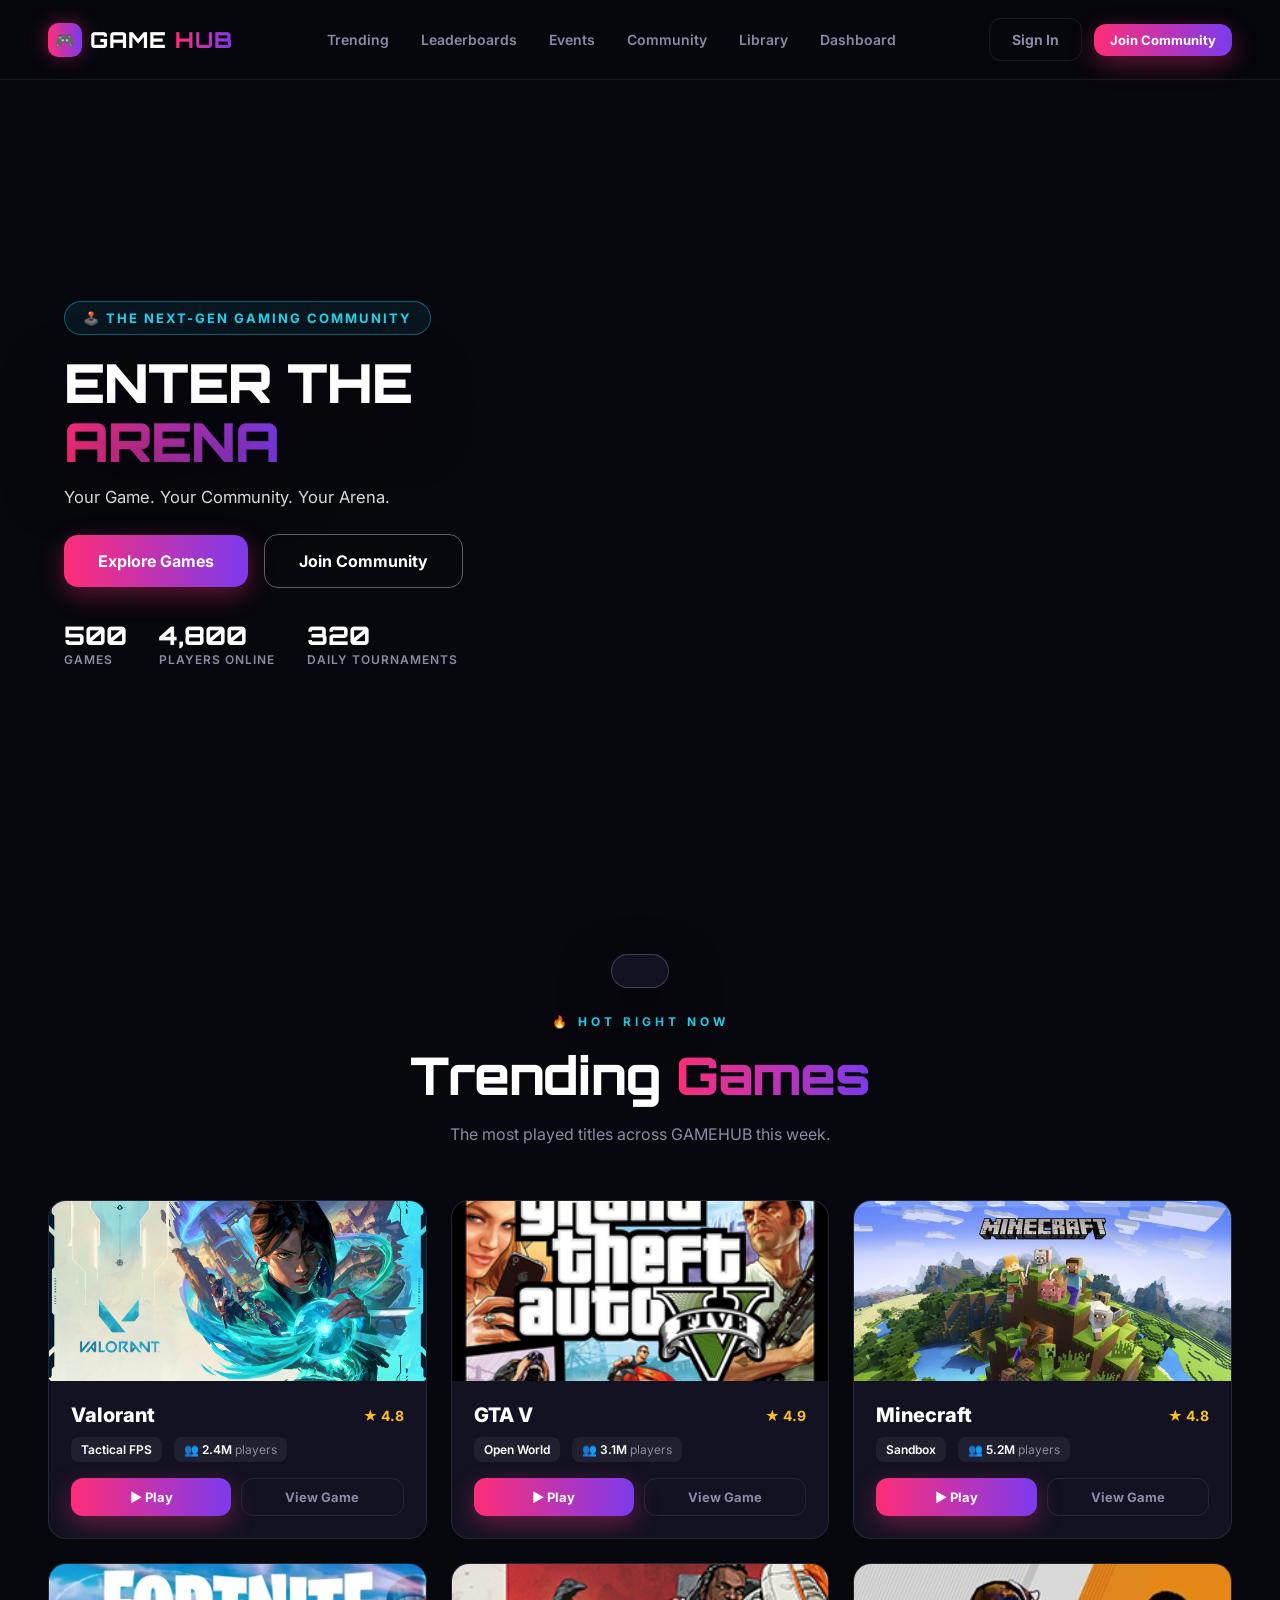
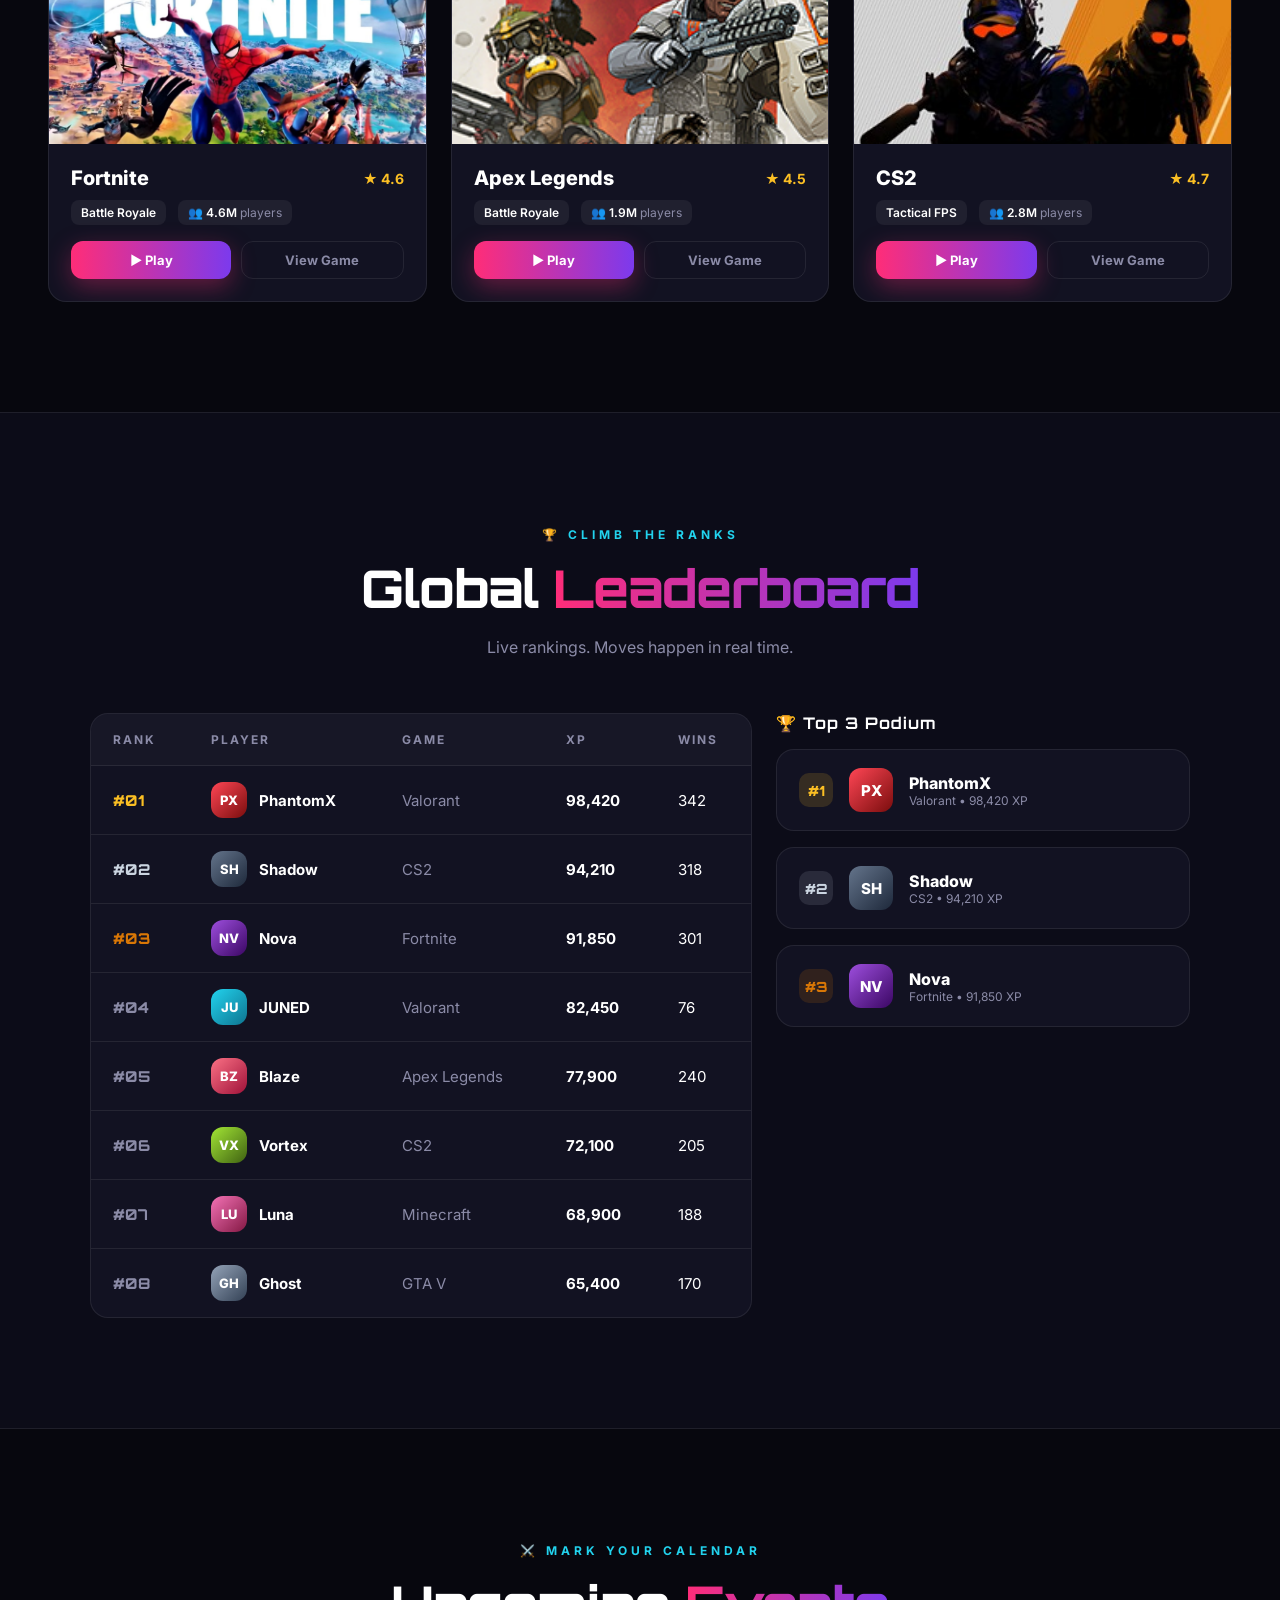
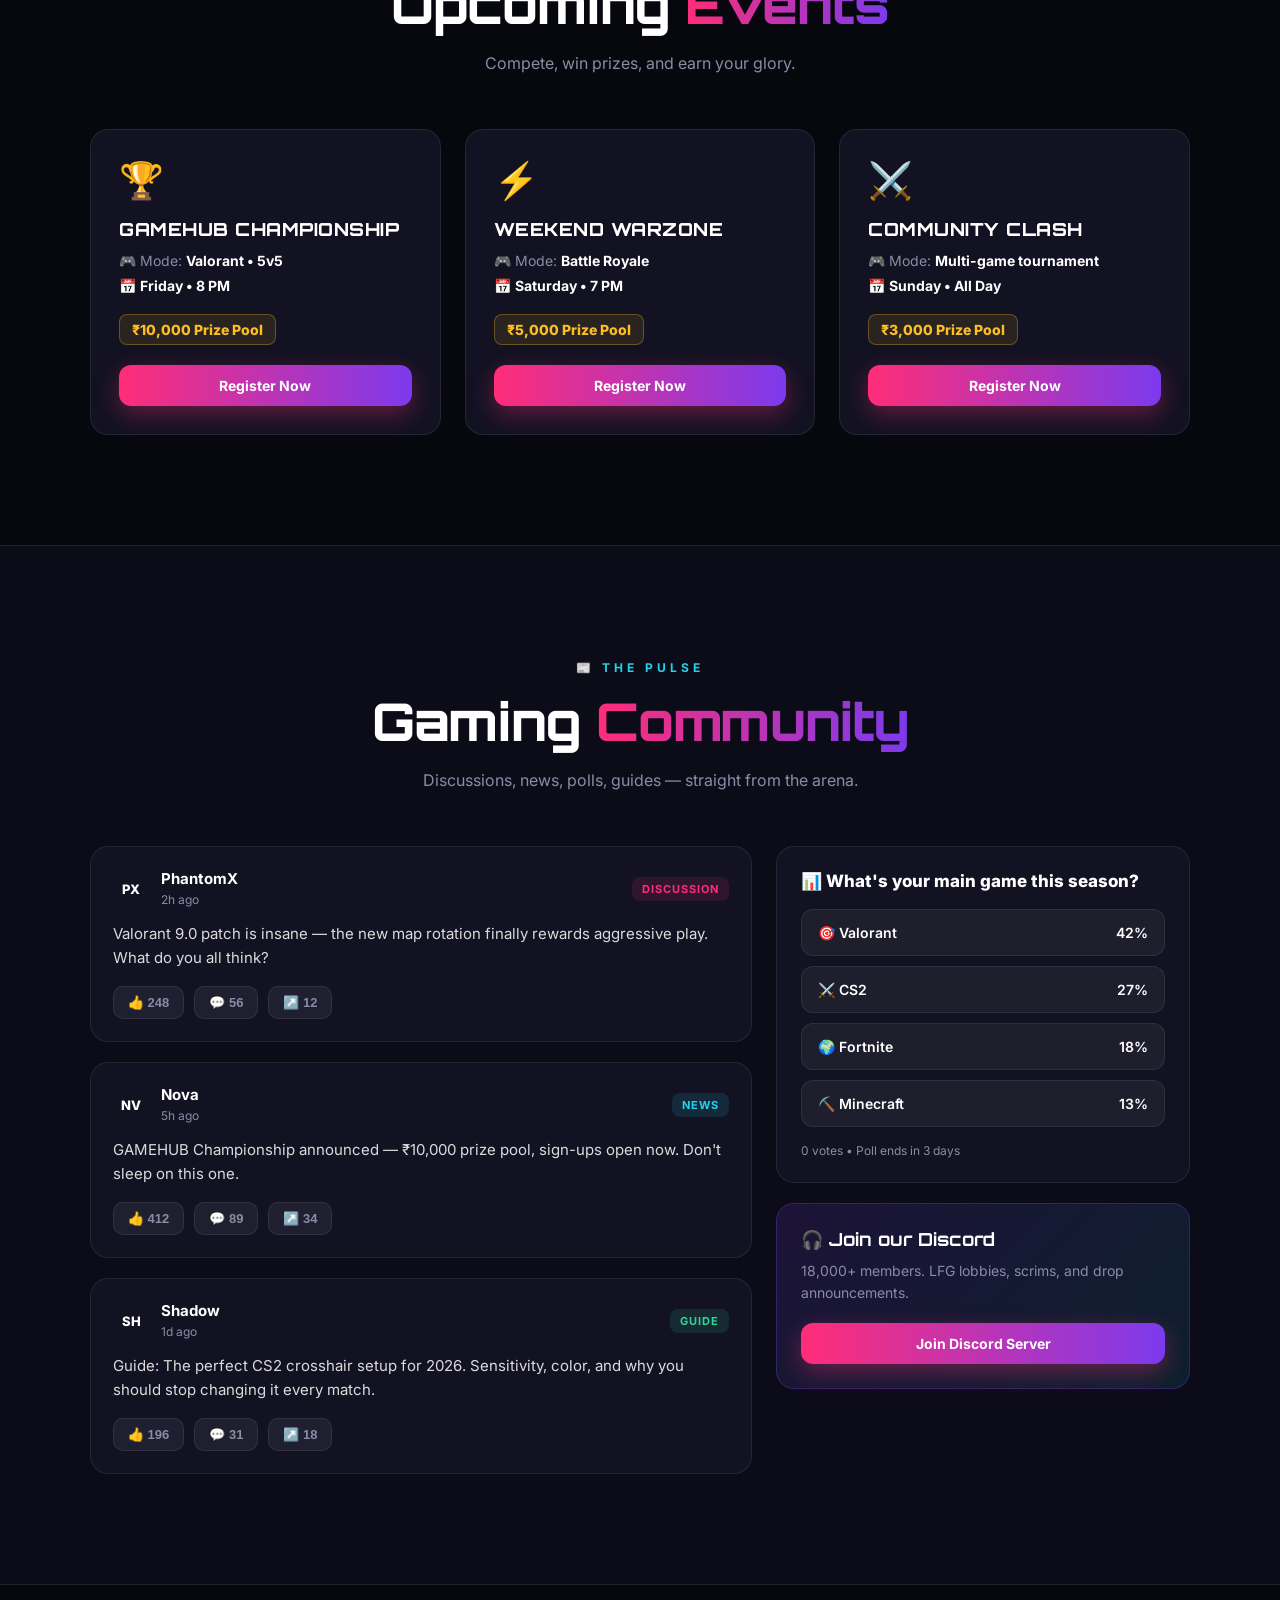
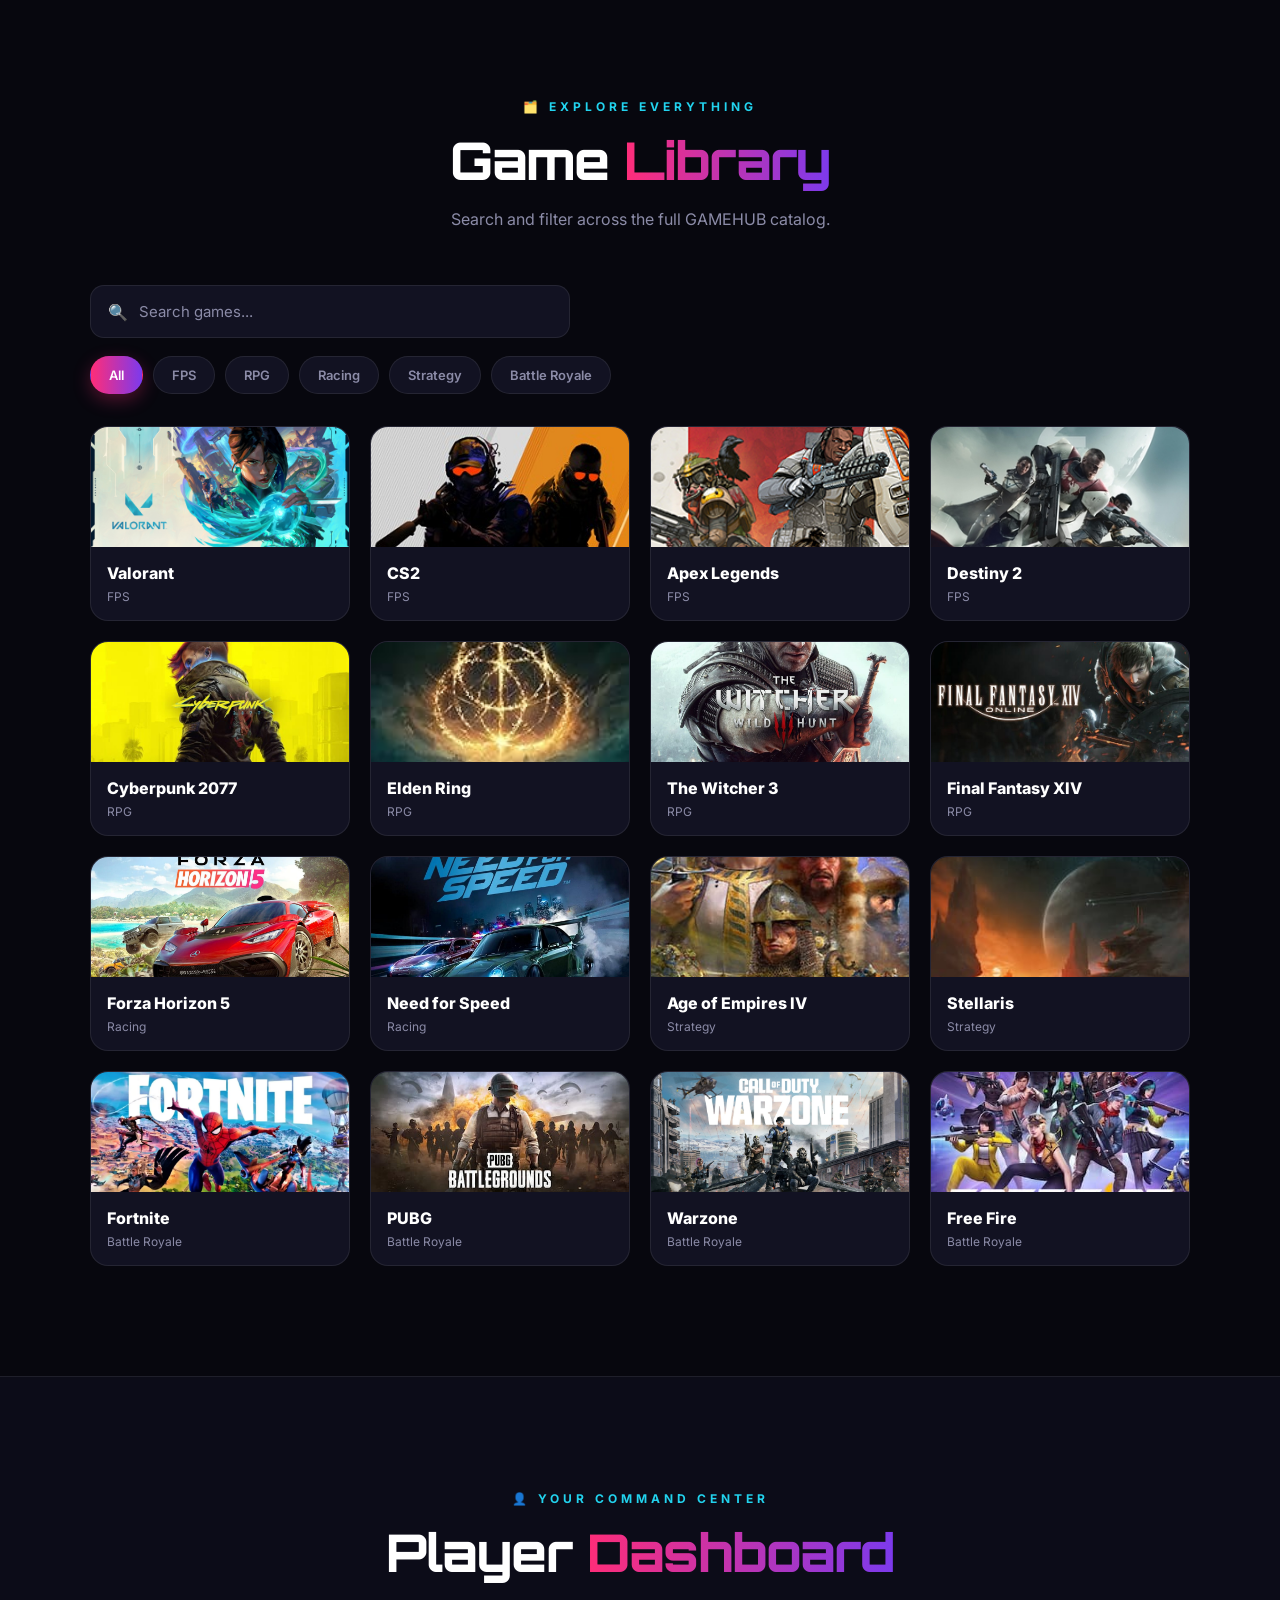
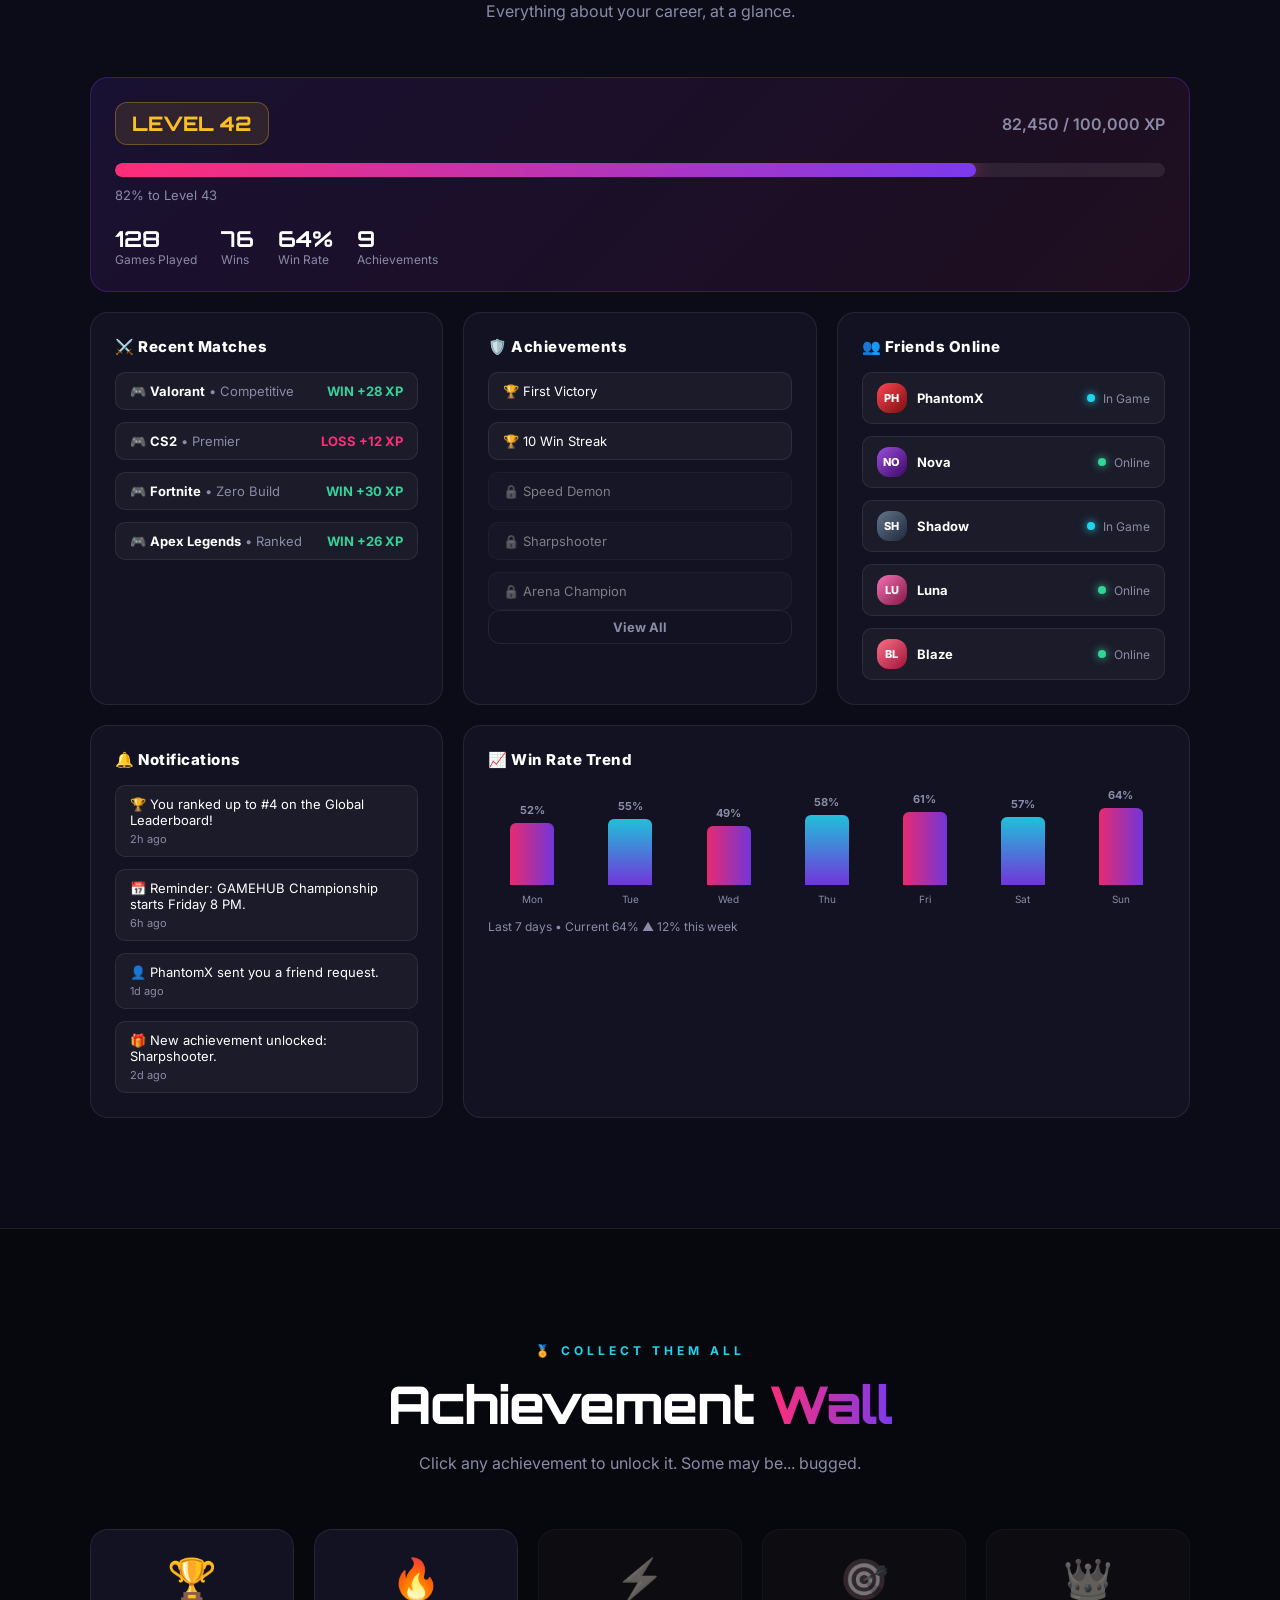
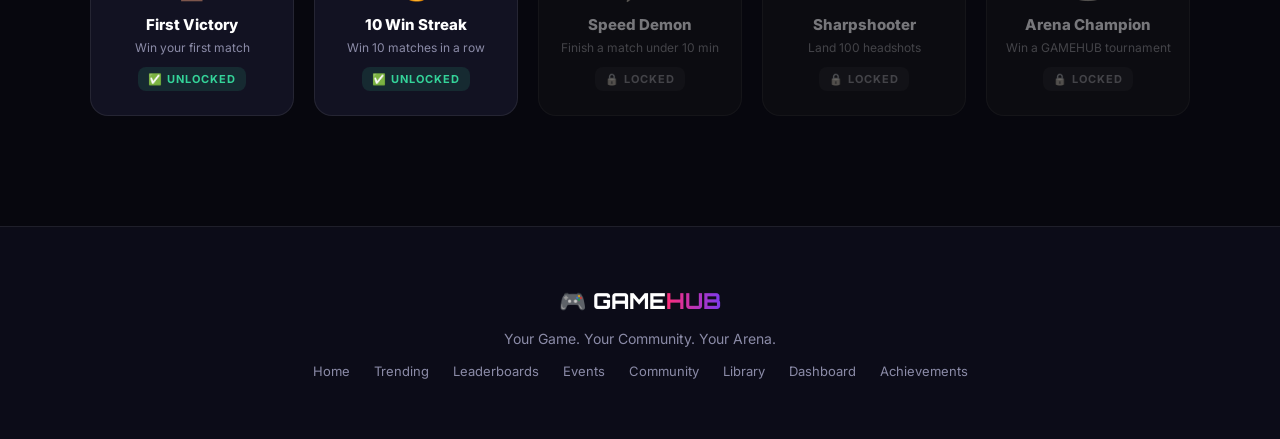
<file: index.html>
<!DOCTYPE html>
<html lang="en">
<head>
  <meta charset="UTF-8">
  <meta name="viewport" content="width=device-width, initial-scale=1.0">
  <title>GAMEHUB — Your Game. Your Community. Your Arena.</title>
  <link rel="preconnect" href="https://fonts.googleapis.com">
  <link rel="preconnect" href="https://fonts.gstatic.com" crossorigin>
  <link href="https://fonts.googleapis.com/css2?family=Orbitron:wght@500;700;800;900&family=Inter:wght@400;500;600;700;800&display=swap" rel="stylesheet">
  <link rel="stylesheet" href="styles.css?v=7">
</head>
<body>

  <!-- NAV -->
  <header class="navbar" id="navbar">
    <a href="#home" class="logo"><span class="logo-pad">🎮</span> GAME<span class="grad">HUB</span></a>
    <nav class="nav-links">
      <a href="#trending">Trending</a>
      <a href="#leaderboard">Leaderboards</a>
      <a href="#events">Events</a>
      <a href="#community">Community</a>
      <a href="#library">Library</a>
      <a href="#dashboard">Dashboard</a>
    </nav>
    <div class="nav-actions">
      <button class="btn btn-ghost" id="signInBtn">Sign In</button>
      <button class="btn btn-primary btn-sm" id="joinBtn">Join Community</button>
    </div>
  </header>

  <!-- 1. HERO -->
  <section class="hero" id="home">
    <video autoplay muted playsinline preload="auto" src="public/Bunny.mp4?v=4"></video>
    <div class="hero-overlay"></div>
    <div class="hero-content">
      <span class="hero-tag">🕹️ THE NEXT-GEN GAMING COMMUNITY</span>
      <h1 class="hero-title">ENTER THE<br><span class="grad">ARENA</span></h1>
      <p class="hero-sub">Your Game. Your Community. Your Arena.</p>
      <div class="hero-cta">
        <a href="#trending" class="btn btn-primary btn-lg">Explore Games</a>
        <a href="#community" class="btn btn-outline btn-lg">Join Community</a>
      </div>
      <div class="hero-stats">
        <div class="stat"><span class="stat-num" data-count="500">0</span><span class="stat-label">Games</span></div>
        <div class="stat"><span class="stat-num" data-count="4800">0</span><span class="stat-label">Players Online</span></div>
        <div class="stat"><span class="stat-num" data-count="320">0</span><span class="stat-label">Daily Tournaments</span></div>
      </div>
    </div>
  </section>

  <!-- 2. TRENDING GAMES -->
  <section class="section" id="trending">
    <div class="section-head">
      <span class="section-eyebrow">🔥 HOT RIGHT NOW</span>
      <h2 class="section-title">Trending <span class="grad">Games</span></h2>
      <p class="section-sub">The most played titles across GAMEHUB this week.</p>
    </div>
    <div class="games-grid" id="trendingGrid"></div>
  </section>

  <!-- 3. LEADERBOARDS -->
  <section class="section section-alt" id="leaderboard">
    <div class="section-head">
      <span class="section-eyebrow">🏆 CLIMB THE RANKS</span>
      <h2 class="section-title">Global <span class="grad">Leaderboard</span></h2>
      <p class="section-sub">Live rankings. Moves happen in real time.</p>
    </div>
    <div class="leaderboard-wrap">
      <div class="leaderboard-card">
        <table class="leaderboard-table">
          <thead>
            <tr>
              <th>Rank</th>
              <th>Player</th>
              <th>Game</th>
              <th>XP</th>
              <th>Wins</th>
            </tr>
          </thead>
          <tbody id="leaderboardBody"></tbody>
        </table>
      </div>
      <div class="podium" id="podium">
        <h3 class="podium-title">🏆 Top 3 Podium</h3>
      </div>
    </div>
  </section>

  <!-- 5. UPCOMING EVENTS -->
  <section class="section" id="events">
    <div class="section-head">
      <span class="section-eyebrow">⚔️ MARK YOUR CALENDAR</span>
      <h2 class="section-title">Upcoming <span class="grad">Events</span></h2>
      <p class="section-sub">Compete, win prizes, and earn your glory.</p>
    </div>
    <div class="events-grid" id="eventsGrid"></div>
  </section>

  <!-- 6. COMMUNITY -->
  <section class="section section-alt" id="community">
    <div class="section-head">
      <span class="section-eyebrow">📰 THE PULSE</span>
      <h2 class="section-title">Gaming <span class="grad">Community</span></h2>
      <p class="section-sub">Discussions, news, polls, guides — straight from the arena.</p>
    </div>
    <div class="community-grid">
      <div class="community-feeds">
        <article class="post-card">
          <div class="post-head">
            <span class="avatar">PX</span>
            <div><strong>PhantomX</strong><span class="post-time">2h ago</span></div>
            <span class="tag tag-hot">Discussion</span>
          </div>
          <p class="post-text">Valorant 9.0 patch is insane — the new map rotation finally rewards aggressive play. What do you all think?</p>
          <div class="post-actions">
            <button class="vote-btn" data-vote="likes">👍 248</button>
            <button class="vote-btn" data-vote="comments">💬 56</button>
            <button class="vote-btn" data-vote="shares">↗️ 12</button>
          </div>
        </article>

        <article class="post-card">
          <div class="post-head">
            <span class="avatar">NV</span>
            <div><strong>Nova</strong><span class="post-time">5h ago</span></div>
            <span class="tag tag-news">News</span>
          </div>
          <p class="post-text">GAMEHUB Championship announced — ₹10,000 prize pool, sign-ups open now. Don't sleep on this one.</p>
          <div class="post-actions">
            <button class="vote-btn" data-vote="likes">👍 412</button>
            <button class="vote-btn" data-vote="comments">💬 89</button>
            <button class="vote-btn" data-vote="shares">↗️ 34</button>
          </div>
        </article>

        <article class="post-card">
          <div class="post-head">
            <span class="avatar">SH</span>
            <div><strong>Shadow</strong><span class="post-time">1d ago</span></div>
            <span class="tag tag-guide">Guide</span>
          </div>
          <p class="post-text">Guide: The perfect CS2 crosshair setup for 2026. Sensitivity, color, and why you should stop changing it every match.</p>
          <div class="post-actions">
            <button class="vote-btn" data-vote="likes">👍 196</button>
            <button class="vote-btn" data-vote="comments">💬 31</button>
            <button class="vote-btn" data-vote="shares">↗️ 18</button>
          </div>
        </article>
      </div>

      <aside class="community-side">
        <div class="poll-card">
          <h3 class="poll-title">📊 What's your main game this season?</h3>
          <div class="poll-options" id="pollOptions"></div>
          <p class="poll-meta" id="pollMeta">0 votes • Poll ends in 3 days</p>
        </div>

        <div class="discord-card">
          <h3>🎧 Join our Discord</h3>
          <p>18,000+ members. LFG lobbies, scrims, and drop announcements.</p>
          <button class="btn btn-primary btn-full" id="discordBtn">Join Discord Server</button>
        </div>
      </aside>
    </div>
  </section>

  <!-- 7. GAME LIBRARY -->
  <section class="section" id="library">
    <div class="section-head">
      <span class="section-eyebrow">🗂️ EXPLORE EVERYTHING</span>
      <h2 class="section-title">Game <span class="grad">Library</span></h2>
      <p class="section-sub">Search and filter across the full GAMEHUB catalog.</p>
    </div>
    <div class="library-toolbar">
      <div class="search-box">
        <input type="search" id="searchInput" placeholder="Search games..." autocomplete="off">
        <span class="search-icon">🔍</span>
      </div>
      <div class="filter-chips" id="filterChips">
        <button class="chip active" data-genre="All">All</button>
        <button class="chip" data-genre="FPS">FPS</button>
        <button class="chip" data-genre="RPG">RPG</button>
        <button class="chip" data-genre="Racing">Racing</button>
        <button class="chip" data-genre="Strategy">Strategy</button>
        <button class="chip" data-genre="Battle Royale">Battle Royale</button>
      </div>
    </div>
    <div class="library-grid" id="libraryGrid"></div>
    <p class="library-empty" id="libraryEmpty" hidden>No games match your search. 🎯</p>
  </section>

  <!-- 8. PLAYER DASHBOARD -->
  <section class="section section-alt" id="dashboard">
    <div class="section-head">
      <span class="section-eyebrow">👤 YOUR COMMAND CENTER</span>
      <h2 class="section-title">Player <span class="grad">Dashboard</span></h2>
      <p class="section-sub">Everything about your career, at a glance.</p>
    </div>
    <div class="dashboard-grid">
      <div class="dash-card dash-level">
        <div class="dash-level-top">
          <span class="dash-level-badge">LEVEL 42</span>
          <span class="dash-level-xp">82,450 / 100,000 XP</span>
        </div>
        <div class="progress"><div class="progress-bar" style="width: 82%"></div></div>
        <p class="progress-label">82% to Level 43</p>
        <div class="dash-mini-stats">
          <div><strong>128</strong><span>Games Played</span></div>
          <div><strong>76</strong><span>Wins</span></div>
          <div><strong>64%</strong><span>Win Rate</span></div>
          <div><strong>9</strong><span>Achievements</span></div>
        </div>
      </div>

      <div class="dash-card">
        <h3 class="dash-title">⚔️ Recent Matches</h3>
        <ul class="match-list" id="matchList"></ul>
      </div>

      <div class="dash-card">
        <h3 class="dash-title">🛡️ Achievements</h3>
        <ul class="dash-ach-list" id="dashAchList"></ul>
        <a href="#achievements" class="btn btn-ghost btn-sm btn-full">View All</a>
      </div>

      <div class="dash-card">
        <h3 class="dash-title">👥 Friends Online</h3>
        <ul class="friend-list" id="friendList"></ul>
      </div>

      <div class="dash-card">
        <h3 class="dash-title">🔔 Notifications</h3>
        <ul class="notif-list" id="notifList"></ul>
      </div>

      <div class="dash-card dash-live">
        <h3 class="dash-title">📈 Win Rate Trend</h3>
        <div class="bars" id="winBars"></div>
        <p class="trend-summary" id="winTrendSummary"></p>
      </div>
    </div>
  </section>

  <!-- 9. ACHIEVEMENTS -->
  <section class="section" id="achievements">
    <div class="section-head">
      <span class="section-eyebrow">🏅 COLLECT THEM ALL</span>
      <h2 class="section-title">Achievement <span class="grad">Wall</span></h2>
      <p class="section-sub">Click any achievement to unlock it. Some may be... bugged.</p>
    </div>
    <div class="ach-grid" id="achGrid"></div>
  </section>

  <footer class="footer">
    <div class="footer-logo">🎮 GAME<span class="grad">HUB</span></div>
    <p>Your Game. Your Community. Your Arena.</p>
    <div class="footer-links">
      <a href="#home">Home</a>
      <a href="#trending">Trending</a>
      <a href="#leaderboard">Leaderboards</a>
      <a href="#events">Events</a>
      <a href="#community">Community</a>
      <a href="#library">Library</a>
      <a href="#dashboard">Dashboard</a>
      <a href="#achievements">Achievements</a>
    </div>
  </footer>

  <!-- PLAYER PROFILE MODAL -->
  <div class="modal-backdrop" id="profileModal">
    <div class="modal" id="modalBox">
      <button class="modal-close" id="modalClose">✕</button>
      <div class="modal-body" id="modalBody"></div>
    </div>
  </div>

  <!-- TOAST -->
  <div class="toast" id="toast"><span id="toastText"></span></div>

  <script src="script.js?v=10"></script>
</body>
</html>
</file>
<file: styles.css>
* {
  margin: 0;
  padding: 0;
  box-sizing: border-box;
}

:root {
  --bg: #07070e;
  --bg-alt: #0c0c18;
  --card: #121222;
  --card-hover: #181834;
  --line: rgba(255, 255, 255, 0.08);
  --text: #ffffff;
  --muted: #8b8ba7;
  --magenta: #ff2d78;
  --purple: #7c3aed;
  --cyan: #22d3ee;
  --green: #34d399;
  --gold: #fbbf24;
  --grad: linear-gradient(90deg, var(--magenta), var(--purple));
  --radius: 18px;
  --font-display: 'Orbitron', sans-serif;
  --font-body: 'Inter', sans-serif;
}

html {
  scroll-behavior: smooth;
  scroll-padding-top: 90px;
}

body {
  background: var(--bg);
  color: var(--text);
  font-family: var(--font-body);
  -webkit-font-smoothing: antialiased;
  overflow-x: hidden;
}

.grad {
  background: var(--grad);
  -webkit-background-clip: text;
  background-clip: text;
  color: transparent;
}

/* ---------- NAV ---------- */
.navbar {
  position: fixed;
  top: 0;
  left: 0;
  right: 0;
  z-index: 100;
  display: flex;
  align-items: center;
  justify-content: space-between;
  padding: 18px 48px;
  background: rgba(7, 7, 14, 0.75);
  backdrop-filter: blur(16px);
  border-bottom: 1px solid var(--line);
  transition: background 0.3s ease, padding 0.3s ease;
}

.navbar.scrolled {
  background: rgba(7, 7, 14, 0.95);
  padding: 12px 48px;
}

.logo {
  font-family: var(--font-display);
  font-weight: 800;
  font-size: 22px;
  letter-spacing: 1px;
  color: var(--text);
  text-decoration: none;
  display: flex;
  align-items: center;
  gap: 8px;
}

.logo-pad {
  width: 34px;
  height: 34px;
  border-radius: 10px;
  background: var(--grad);
  display: inline-flex;
  align-items: center;
  justify-content: center;
  font-size: 16px;
  box-shadow: 0 0 20px rgba(255, 45, 120, 0.4);
}

.nav-links {
  display: flex;
  gap: 32px;
}

.nav-links a {
  color: var(--muted);
  text-decoration: none;
  font-size: 14px;
  font-weight: 600;
  transition: color 0.2s ease;
}

.nav-links a:hover {
  color: var(--text);
}

.nav-actions {
  display: flex;
  gap: 12px;
  align-items: center;
}

/* ---------- BUTTONS ---------- */
.btn {
  font-family: var(--font-body);
  font-weight: 700;
  font-size: 14px;
  border: none;
  border-radius: 12px;
  padding: 12px 22px;
  cursor: pointer;
  text-decoration: none;
  display: inline-flex;
  align-items: center;
  justify-content: center;
  gap: 8px;
  transition: transform 0.15s ease, box-shadow 0.2s ease, background 0.2s ease, opacity 0.2s ease;
  color: var(--text);
}

.btn:active {
  transform: scale(0.97);
}

.btn-primary {
  background: var(--grad);
  box-shadow: 0 8px 24px rgba(255, 45, 120, 0.35);
}

.btn-primary:hover {
  box-shadow: 0 12px 32px rgba(124, 58, 237, 0.5);
  transform: translateY(-2px);
}

.btn-outline {
  background: transparent;
  border: 1px solid rgba(255, 255, 255, 0.35);
}

.btn-outline:hover {
  border-color: var(--text);
  background: rgba(255, 255, 255, 0.08);
  transform: translateY(-2px);
}

.btn-ghost {
  background: transparent;
  color: var(--muted);
  border: 1px solid var(--line);
}

.btn-ghost:hover {
  color: var(--text);
  border-color: rgba(255, 255, 255, 0.3);
}

.btn-sm { padding: 8px 16px; font-size: 13px; }
.btn-lg { padding: 16px 34px; font-size: 16px; border-radius: 14px; }
.btn-full { width: 100%; }

/* ---------- HERO ---------- */
.hero {
  position: relative;
  height: 100vh;
  display: flex;
  align-items: center;
  justify-content: flex-start;
  padding: 80px clamp(24px, 5vw, 64px) 36px;
  overflow: hidden;
}

.hero video {
  position: absolute;
  inset: 0;
  width: 100%;
  height: 100%;
  object-fit: cover;
  z-index: 0;
}

.hero-overlay {
  position: absolute;
  inset: 0;
  z-index: 1;
  background: radial-gradient(ellipse at 30% 50%, rgba(7, 7, 14, 0.35) 0%, rgba(7, 7, 14, 0.9) 100%);
}

.hero-content {
  position: relative;
  z-index: 2;
  max-width: clamp(320px, 46vw, 620px);
  width: 100%;
  margin-right: auto;
  margin-top: 24px;
}

@keyframes heroFadeIn {
  from { opacity: 0; transform: translateY(20px); }
  to { opacity: 1; transform: none; }
}

.hero-tag, .hero-title, .hero-sub, .hero-cta, .hero-stats {
  opacity: 0;
}

.hero.revealed .hero-tag {
  animation: heroFadeIn 0.45s cubic-bezier(0.16, 1, 0.3, 1) 0.05s both;
}

.hero.revealed .hero-title {
  animation: heroFadeIn 0.45s cubic-bezier(0.16, 1, 0.3, 1) 0.15s both;
}

.hero.revealed .hero-sub {
  animation: heroFadeIn 0.45s cubic-bezier(0.16, 1, 0.3, 1) 0.25s both;
}

.hero.revealed .hero-cta {
  animation: heroFadeIn 0.45s cubic-bezier(0.16, 1, 0.3, 1) 0.35s both;
}

.hero.revealed .hero-stats {
  animation: heroFadeIn 0.45s cubic-bezier(0.16, 1, 0.3, 1) 0.45s both;
}

.hero-tag {
  display: inline-block;
  font-size: 13px;
  font-weight: 700;
  letter-spacing: 2px;
  text-transform: uppercase;
  color: var(--cyan);
  border: 1px solid rgba(34, 211, 238, 0.4);
  background: rgba(34, 211, 238, 0.08);
  padding: 8px 18px;
  border-radius: 40px;
  margin-bottom: 18px;
  white-space: nowrap;
}

.hero-title {
  font-family: var(--font-display);
  font-weight: 900;
  font-size: clamp(36px, 4.2vw, 58px);
  line-height: 1.1;
  letter-spacing: -1px;
  text-shadow: 0 20px 60px rgba(0, 0, 0, 0.6);
  margin-bottom: 14px;
}

.hero-sub {
  margin: 0 0 24px;
  font-size: clamp(14px, 1.3vw, 17px);
  color: rgba(255, 255, 255, 0.85);
  line-height: 1.5;
}

.hero-cta {
  display: flex;
  gap: 16px;
  align-items: center;
  flex-wrap: wrap;
}

.hero-stats {
  position: relative;
  z-index: 2;
  display: flex;
  gap: 32px;
  margin-top: 32px;
  flex-wrap: wrap;
  align-items: flex-start;
}

.stat { display: flex; flex-direction: column; gap: 2px; }
.stat-num {
  font-family: var(--font-display);
  font-size: clamp(22px, 2vw, 28px);
  font-weight: 800;
  color: var(--text);
  line-height: 1.2;
}
.stat-label { font-size: 12px; color: var(--muted); letter-spacing: 1px; text-transform: uppercase; font-weight: 600; white-space: nowrap; }

/* ---------- SECTIONS ---------- */
.section {
  padding: 110px 48px;
  position: relative;
}

.section-alt {
  background: var(--bg-alt);
  border-top: 1px solid var(--line);
  border-bottom: 1px solid var(--line);
}

.section-head {
  text-align: center;
  max-width: 640px;
  margin: 0 auto 56px;
}

.section-eyebrow {
  font-size: 12px;
  font-weight: 700;
  letter-spacing: 4px;
  text-transform: uppercase;
  color: var(--cyan);
}

.section-title {
  font-family: var(--font-display);
  font-size: clamp(32px, 5vw, 52px);
  font-weight: 800;
  letter-spacing: -1px;
  margin: 12px 0 16px;
}

.section-sub { color: var(--muted); font-size: 16px; }

/* ---------- GAME CARDS ---------- */
.games-grid {
  display: grid;
  grid-template-columns: repeat(auto-fill, minmax(300px, 1fr));
  gap: 24px;
  max-width: 1200px;
  margin: 0 auto;
}

.game-card {
  background: var(--card);
  border: 1px solid var(--line);
  border-radius: var(--radius);
  overflow: hidden;
  transition: transform 0.25s ease, box-shadow 0.25s ease, border-color 0.25s ease;
}

.game-card:hover {
  transform: translateY(-6px);
  box-shadow: 0 20px 50px rgba(0, 0, 0, 0.5);
  border-color: rgba(255, 255, 255, 0.2);
}

.game-cover {
  height: 180px;
  display: flex;
  align-items: center;
  justify-content: center;
  font-size: 64px;
  position: relative;
  overflow: hidden;
  background: var(--card);
}

.game-cover img {
  width: 100%;
  height: 100%;
  object-fit: cover;
  display: block;
  transition: transform 0.35s ease;
}

.game-card:hover .game-cover img {
  transform: scale(1.06);
}

.game-body { padding: 22px; }

.game-title-row { display: flex; justify-content: space-between; align-items: center; margin-bottom: 10px; }
.game-name { font-size: 20px; font-weight: 800; }
.game-rating { font-size: 14px; font-weight: 700; color: var(--gold); }

.game-meta { display: flex; gap: 12px; margin-bottom: 16px; }
.game-meta span {
  font-size: 12px;
  padding: 5px 10px;
  border-radius: 8px;
  background: rgba(255, 255, 255, 0.06);
  color: var(--muted);
}
.game-meta span b { color: var(--text); font-weight: 600; }

.game-actions { display: flex; gap: 10px; }
.game-actions .btn { flex: 1; padding: 10px 14px; font-size: 13px; }

/* ---------- LEADERBOARD ---------- */
.leaderboard-wrap {
  max-width: 1100px;
  margin: 0 auto;
  display: grid;
  grid-template-columns: 1.6fr 1fr;
  gap: 24px;
  align-items: start;
}

.leaderboard-card {
  background: var(--card);
  border: 1px solid var(--line);
  border-radius: var(--radius);
  overflow: hidden;
}

.leaderboard-table { width: 100%; border-collapse: collapse; }

.leaderboard-table thead th {
  text-align: left;
  font-size: 12px;
  letter-spacing: 2px;
  text-transform: uppercase;
  color: var(--muted);
  padding: 18px 22px;
  border-bottom: 1px solid var(--line);
  background: rgba(255, 255, 255, 0.02);
}

.leaderboard-table tbody td {
  padding: 16px 22px;
  border-bottom: 1px solid var(--line);
  font-size: 15px;
}

.leaderboard-table tbody tr {
  transition: background 0.2s ease;
  cursor: pointer;
}

.leaderboard-table tbody tr:hover { background: rgba(255, 255, 255, 0.04); }
.leaderboard-table tbody tr:last-child td { border-bottom: none; }

.rank-num {
  font-family: var(--font-display);
  font-weight: 800;
  color: var(--muted);
  display: inline-flex;
  align-items: center;
  gap: 6px;
}

.rank-num.top-1 { color: var(--gold); }
.rank-num.top-2 { color: #cbd5e1; }
.rank-num.top-3 { color: #d97706; }

.rank-move { font-size: 12px; }
.rank-move.up { color: var(--green); }
.rank-move.down { color: var(--magenta); }

.player-cell { display: flex; align-items: center; gap: 12px; font-weight: 700; }
.avatar {
  width: 36px;
  height: 36px;
  border-radius: 12px;
  display: inline-flex;
  align-items: center;
  justify-content: center;
  font-weight: 800;
  font-size: 13px;
  flex-shrink: 0;
}

.podium { display: flex; flex-direction: column; gap: 16px; }
.podium-title {
  font-family: var(--font-display);
  font-size: 16px;
  font-weight: 700;
  letter-spacing: 1px;
}

.podium-card {
  background: var(--card);
  border: 1px solid var(--line);
  border-radius: var(--radius);
  padding: 18px 22px;
  display: flex;
  align-items: center;
  gap: 16px;
  transition: transform 0.3s ease, border-color 0.3s ease;
  cursor: pointer;
}

.podium-card:hover { transform: translateX(6px); border-color: rgba(255, 255, 255, 0.25); }

.podium-place {
  width: 34px;
  height: 34px;
  border-radius: 10px;
  background: rgba(255, 255, 255, 0.06);
  display: flex;
  align-items: center;
  justify-content: center;
  font-family: var(--font-display);
  font-weight: 800;
  font-size: 14px;
  color: var(--muted);
}

.podium-card:nth-child(2) .podium-place { background: rgba(251, 191, 36, 0.15); color: var(--gold); }
.podium-card:nth-child(3) .podium-place { background: rgba(203, 213, 225, 0.12); color: #cbd5e1; }
.podium-card:nth-child(4) .podium-place { background: rgba(217, 119, 6, 0.15); color: #d97706; }

.podium-card .avatar { width: 44px; height: 44px; font-size: 15px; }
.podium-name { font-weight: 800; }
.podium-meta { font-size: 12px; color: var(--muted); }

/* ---------- EVENTS ---------- */
.events-grid {
  display: grid;
  grid-template-columns: repeat(auto-fit, minmax(280px, 1fr));
  gap: 24px;
  max-width: 1100px;
  margin: 0 auto;
}

.event-card {
  background: var(--card);
  border: 1px solid var(--line);
  border-radius: var(--radius);
  padding: 28px;
  position: relative;
  overflow: hidden;
  transition: transform 0.25s ease, box-shadow 0.25s ease;
}

.event-card::before {
  content: '';
  position: absolute;
  top: 0;
  left: 0;
  right: 0;
  height: 4px;
  background: var(--grad);
  opacity: 0;
  transition: opacity 0.25s ease;
}

.event-card:hover { transform: translateY(-6px); box-shadow: 0 20px 50px rgba(0, 0, 0, 0.5); }
.event-card:hover::before { opacity: 1; }

.event-icon { font-size: 36px; margin-bottom: 16px; }
.event-card h3 { font-family: var(--font-display); font-size: 18px; font-weight: 800; letter-spacing: 0.5px; margin-bottom: 12px; }

.event-info { display: flex; flex-direction: column; gap: 8px; margin-bottom: 20px; }
.event-info span { font-size: 14px; color: var(--muted); }
.event-info span b { color: var(--text); }

.event-prize {
  display: inline-block;
  font-weight: 800;
  color: var(--gold);
  background: rgba(251, 191, 36, 0.1);
  border: 1px solid rgba(251, 191, 36, 0.3);
  padding: 6px 12px;
  border-radius: 8px;
  font-size: 14px;
  margin-bottom: 20px;
}

/* ---------- COMMUNITY ---------- */
.community-grid {
  max-width: 1100px;
  margin: 0 auto;
  display: grid;
  grid-template-columns: 1.6fr 1fr;
  gap: 24px;
  align-items: start;
}

.community-feeds { display: flex; flex-direction: column; gap: 20px; }

.post-card {
  background: var(--card);
  border: 1px solid var(--line);
  border-radius: var(--radius);
  padding: 22px;
  transition: border-color 0.2s ease;
}

.post-card:hover { border-color: rgba(255, 255, 255, 0.2); }

.post-head { display: flex; align-items: center; gap: 12px; margin-bottom: 14px; }
.post-head strong { font-size: 15px; display: block; }
.post-time { font-size: 12px; color: var(--muted); }

.tag {
  margin-left: auto;
  font-size: 11px;
  font-weight: 700;
  letter-spacing: 1px;
  text-transform: uppercase;
  padding: 5px 10px;
  border-radius: 8px;
}

.tag-hot { background: rgba(255, 45, 120, 0.12); color: var(--magenta); }
.tag-news { background: rgba(34, 211, 238, 0.12); color: var(--cyan); }
.tag-guide { background: rgba(52, 211, 153, 0.12); color: var(--green); }

.post-text { font-size: 15px; line-height: 1.6; color: rgba(255, 255, 255, 0.85); margin-bottom: 16px; }

.post-actions { display: flex; gap: 10px; }
.vote-btn {
  background: rgba(255, 255, 255, 0.06);
  border: 1px solid var(--line);
  color: var(--muted);
  font-size: 13px;
  font-weight: 600;
  padding: 8px 14px;
  border-radius: 10px;
  cursor: pointer;
  transition: all 0.2s ease;
}

.vote-btn:hover { color: var(--text); border-color: rgba(255, 255, 255, 0.3); }
.vote-btn.voted { background: rgba(124, 58, 237, 0.15); border-color: var(--purple); color: var(--text); }

.community-side { display: flex; flex-direction: column; gap: 20px; }

.poll-card {
  background: var(--card);
  border: 1px solid var(--line);
  border-radius: var(--radius);
  padding: 24px;
}

.poll-title { font-size: 17px; font-weight: 800; margin-bottom: 18px; }

.poll-options { display: flex; flex-direction: column; gap: 10px; }

.poll-option {
  position: relative;
  background: rgba(255, 255, 255, 0.05);
  border: 1px solid var(--line);
  border-radius: 12px;
  padding: 14px 16px;
  font-weight: 600;
  font-size: 14px;
  cursor: pointer;
  overflow: hidden;
  transition: border-color 0.2s ease;
}

.poll-option:hover { border-color: rgba(255, 255, 255, 0.3); }
.poll-option.selected { border-color: var(--purple); }

.poll-bar {
  position: absolute;
  inset: 0;
  width: 0;
  background: linear-gradient(90deg, rgba(124, 58, 237, 0.35), rgba(255, 45, 120, 0.35));
  transition: width 0.8s cubic-bezier(0.16, 1, 0.3, 1);
  z-index: 0;
}

.poll-option .poll-label { position: relative; z-index: 1; display: flex; justify-content: space-between; }
.poll-meta { margin-top: 16px; font-size: 12px; color: var(--muted); }

.discord-card {
  background: linear-gradient(135deg, rgba(124, 58, 237, 0.15), rgba(34, 211, 238, 0.1));
  border: 1px solid rgba(124, 58, 237, 0.3);
  border-radius: var(--radius);
  padding: 24px;
}

.discord-card h3 { font-family: var(--font-display); font-size: 18px; margin-bottom: 10px; }
.discord-card p { font-size: 14px; color: var(--muted); margin-bottom: 18px; line-height: 1.6; }

/* ---------- LIBRARY ---------- */
.library-toolbar {
  max-width: 1100px;
  margin: 0 auto 32px;
  display: flex;
  flex-direction: column;
  gap: 18px;
}

.search-box {
  position: relative;
  max-width: 480px;
}

.search-box input {
  width: 100%;
  background: var(--card);
  border: 1px solid var(--line);
  border-radius: 14px;
  color: var(--text);
  font-size: 15px;
  font-family: var(--font-body);
  padding: 16px 20px 16px 48px;
  outline: none;
  transition: border-color 0.2s ease, box-shadow 0.2s ease;
}

.search-box input::placeholder { color: var(--muted); }
.search-box input:focus { border-color: var(--purple); box-shadow: 0 0 0 4px rgba(124, 58, 237, 0.15); }
.search-icon { position: absolute; left: 18px; top: 50%; transform: translateY(-50%); font-size: 16px; }

.filter-chips { display: flex; gap: 10px; flex-wrap: wrap; }

.chip {
  background: var(--card);
  border: 1px solid var(--line);
  color: var(--muted);
  font-size: 13px;
  font-weight: 600;
  padding: 10px 18px;
  border-radius: 40px;
  cursor: pointer;
  transition: all 0.2s ease;
  font-family: var(--font-body);
}

.chip:hover { color: var(--text); border-color: rgba(255, 255, 255, 0.3); }
.chip.active { background: var(--grad); border-color: transparent; color: #fff; box-shadow: 0 6px 18px rgba(255, 45, 120, 0.3); }

.library-grid {
  max-width: 1100px;
  margin: 0 auto;
  display: grid;
  grid-template-columns: repeat(auto-fill, minmax(240px, 1fr));
  gap: 20px;
}

.lib-card {
  background: var(--card);
  border: 1px solid var(--line);
  border-radius: var(--radius);
  overflow: hidden;
  transition: transform 0.2s ease, opacity 0.3s ease;
}

.lib-card:hover { transform: translateY(-4px); }

.lib-cover {
  height: 120px;
  display: flex;
  align-items: center;
  justify-content: center;
  font-size: 44px;
  overflow: hidden;
  background: var(--card);
}

.lib-cover img {
  width: 100%;
  height: 100%;
  object-fit: cover;
  display: block;
  transition: transform 0.3s ease;
}

.lib-card:hover .lib-cover img {
  transform: scale(1.05);
}

.lib-body { padding: 16px; }
.lib-name { font-weight: 800; font-size: 16px; margin-bottom: 6px; }
.lib-genre { font-size: 12px; color: var(--muted); }

.lib-card.hidden { display: none; }

.library-empty {
  text-align: center;
  color: var(--muted);
  font-size: 18px;
  padding: 40px 0;
  max-width: 1100px;
  margin: 0 auto;
}

/* ---------- DASHBOARD ---------- */
.dashboard-grid {
  max-width: 1100px;
  margin: 0 auto;
  display: grid;
  grid-template-columns: repeat(3, 1fr);
  gap: 20px;
}

.dash-card {
  background: var(--card);
  border: 1px solid var(--line);
  border-radius: var(--radius);
  padding: 24px;
}

.dash-level {
  grid-column: span 3;
  background: linear-gradient(135deg, rgba(124, 58, 237, 0.12), rgba(255, 45, 120, 0.08));
  border-color: rgba(124, 58, 237, 0.3);
}

.dash-level-top { display: flex; justify-content: space-between; align-items: center; margin-bottom: 18px; flex-wrap: wrap; gap: 10px; }
.dash-level-badge {
  font-family: var(--font-display);
  font-size: 20px;
  font-weight: 800;
  color: var(--gold);
  background: rgba(251, 191, 36, 0.1);
  border: 1px solid rgba(251, 191, 36, 0.3);
  padding: 8px 16px;
  border-radius: 12px;
}
.dash-level-xp { color: var(--muted); font-weight: 600; }

.progress {
  height: 14px;
  background: rgba(255, 255, 255, 0.08);
  border-radius: 20px;
  overflow: hidden;
}

.progress-bar {
  height: 100%;
  background: var(--grad);
  border-radius: 20px;
  transition: width 1s cubic-bezier(0.16, 1, 0.3, 1);
  box-shadow: 0 0 18px rgba(255, 45, 120, 0.5);
}

.progress-label { margin-top: 10px; font-size: 13px; color: var(--muted); }

.dash-mini-stats { display: flex; gap: 24px; margin-top: 22px; flex-wrap: wrap; }
.dash-mini-stats div { display: flex; flex-direction: column; }
.dash-mini-stats strong { font-family: var(--font-display); font-size: 22px; }
.dash-mini-stats span { font-size: 12px; color: var(--muted); }

.dash-title { font-size: 15px; font-weight: 800; margin-bottom: 16px; letter-spacing: 0.5px; }

.match-list, .dash-ach-list, .friend-list, .notif-list { list-style: none; display: flex; flex-direction: column; gap: 12px; }

.match-list li, .friend-list li, .notif-list li {
  display: flex;
  align-items: center;
  justify-content: space-between;
  gap: 10px;
  font-size: 13px;
  background: rgba(255, 255, 255, 0.04);
  border: 1px solid var(--line);
  padding: 10px 14px;
  border-radius: 10px;
}

.result-win { color: var(--green); font-weight: 700; }
.result-loss { color: var(--magenta); font-weight: 700; }

.dash-ach-list li { justify-content: flex-start; gap: 12px; font-size: 13px; background: rgba(255, 255, 255, 0.04); border: 1px solid var(--line); padding: 10px 14px; border-radius: 10px; }
.dash-ach-list .locked { opacity: 0.45; filter: grayscale(1); }

.friend-status { display: flex; align-items: center; gap: 8px; font-size: 12px; color: var(--muted); }
.dot { width: 8px; height: 8px; border-radius: 50%; }
.dot.online { background: var(--green); box-shadow: 0 0 8px var(--green); }
.dot.ingame { background: var(--cyan); box-shadow: 0 0 8px var(--cyan); }

.notif-list li { flex-direction: column; align-items: flex-start; gap: 4px; }
.notif-text { font-size: 13px; }
.notif-time { font-size: 11px; color: var(--muted); }

.bars { display: flex; align-items: flex-end; gap: 10px; height: 120px; }
.bar-col {
  flex: 1;
  height: 100%;
  display: flex;
  flex-direction: column;
  align-items: center;
  justify-content: flex-end;
  gap: 6px;
  min-width: 0;
}
.bar {
  width: 100%;
  max-width: 44px;
  background: var(--grad);
  border-radius: 6px 6px 0 0;
  opacity: 0.9;
  transition: height 0.6s cubic-bezier(0.16, 1, 0.3, 1);
  min-height: 4px;
}
.bar-col:nth-child(even) .bar { background: linear-gradient(180deg, var(--cyan), var(--purple)); }
.bar-val { font-size: 11px; font-weight: 700; color: var(--muted); white-space: nowrap; }
.bar-day { font-size: 10px; color: var(--muted); margin-top: 2px; }
.trend-summary { margin-top: 14px; font-size: 12px; color: var(--muted); }

.dash-live { grid-column: span 2; }

/* ---------- ACHIEVEMENTS ---------- */
.ach-grid {
  max-width: 1100px;
  margin: 0 auto;
  display: grid;
  grid-template-columns: repeat(auto-fill, minmax(190px, 1fr));
  gap: 20px;
}

.ach-card {
  background: var(--card);
  border: 1px solid var(--line);
  border-radius: var(--radius);
  padding: 24px 18px;
  text-align: center;
  cursor: pointer;
  transition: transform 0.2s ease, border-color 0.2s ease, box-shadow 0.2s ease;
  user-select: none;
}

.ach-card:hover { transform: translateY(-4px); border-color: rgba(255, 255, 255, 0.25); }

.ach-icon { font-size: 40px; margin-bottom: 12px; display: block; }

.ach-card.locked { opacity: 0.45; filter: grayscale(0.9); }

.ach-name { font-weight: 800; font-size: 15px; margin-bottom: 6px; }
.ach-desc { font-size: 12px; color: var(--muted); }

.ach-status {
  display: inline-block;
  margin-top: 12px;
  font-size: 11px;
  font-weight: 700;
  letter-spacing: 1px;
  text-transform: uppercase;
  padding: 5px 10px;
  border-radius: 8px;
}

.ach-status.unlocked { background: rgba(52, 211, 153, 0.12); color: var(--green); }
.ach-status.locked { background: rgba(255, 255, 255, 0.06); color: var(--muted); }

/* ---------- FOOTER ---------- */
.footer {
  border-top: 1px solid var(--line);
  padding: 60px 48px;
  text-align: center;
  display: flex;
  flex-direction: column;
  gap: 16px;
  align-items: center;
  background: var(--bg-alt);
}

.footer-logo { font-family: var(--font-display); font-weight: 800; font-size: 22px; }
.footer p { color: var(--muted); font-size: 14px; }
.footer-links { display: flex; gap: 24px; flex-wrap: wrap; justify-content: center; }
.footer-links a { color: var(--muted); text-decoration: none; font-size: 13px; transition: color 0.2s ease; }
.footer-links a:hover { color: var(--text); }

/* ---------- MODAL ---------- */
.modal-backdrop {
  position: fixed;
  inset: 0;
  background: rgba(7, 7, 14, 0.85);
  backdrop-filter: blur(8px);
  z-index: 200;
  display: flex;
  align-items: center;
  justify-content: center;
  opacity: 0;
  pointer-events: none;
  transition: opacity 0.3s ease;
  padding: 24px;
}

.modal-backdrop.open { opacity: 1; pointer-events: auto; }

.modal {
  background: var(--card);
  border: 1px solid rgba(255, 255, 255, 0.15);
  border-radius: 22px;
  max-width: 480px;
  width: 100%;
  padding: 32px;
  position: relative;
  transform: scale(0.92) translateY(20px);
  transition: transform 0.3s cubic-bezier(0.16, 1, 0.3, 1);
}

.modal-backdrop.open .modal { transform: scale(1) translateY(0); }

.modal-close {
  position: absolute;
  top: 16px;
  right: 16px;
  width: 36px;
  height: 36px;
  border-radius: 50%;
  border: 1px solid var(--line);
  background: rgba(255, 255, 255, 0.06);
  color: var(--text);
  font-size: 14px;
  cursor: pointer;
  transition: background 0.2s ease;
}

.modal-close:hover { background: rgba(255, 255, 255, 0.15); }

.profile-top { display: flex; align-items: center; gap: 18px; margin-bottom: 24px; }
.profile-top .avatar { width: 72px; height: 72px; font-size: 26px; border-radius: 20px; }
.profile-name { font-family: var(--font-display); font-size: 26px; font-weight: 800; }
.profile-game { font-size: 13px; color: var(--muted); margin-top: 4px; }

.profile-stats { display: grid; grid-template-columns: 1fr 1fr; gap: 14px; margin-bottom: 24px; }
.profile-stat {
  background: rgba(255, 255, 255, 0.04);
  border: 1px solid var(--line);
  border-radius: 14px;
  padding: 16px;
  text-align: center;
}
.profile-stat strong { font-family: var(--font-display); font-size: 22px; display: block; margin-bottom: 4px; }
.profile-stat span { font-size: 12px; color: var(--muted); }

.profile-badges { display: flex; gap: 10px; flex-wrap: wrap; }
.badge {
  font-size: 12px;
  font-weight: 700;
  padding: 7px 14px;
  border-radius: 40px;
  border: 1px solid var(--line);
  background: rgba(255, 255, 255, 0.05);
}
.badge-gold { border-color: rgba(251, 191, 36, 0.4); color: var(--gold); background: rgba(251, 191, 36, 0.08); }
.badge-magenta { border-color: rgba(255, 45, 120, 0.4); color: var(--magenta); background: rgba(255, 45, 120, 0.08); }
.badge-cyan { border-color: rgba(34, 211, 238, 0.4); color: var(--cyan); background: rgba(34, 211, 238, 0.08); }

/* ---------- TOAST ---------- */
.toast {
  position: fixed;
  bottom: 32px;
  left: 50%;
  transform: translateX(-50%) translateY(120px);
  background: var(--card);
  border: 1px solid rgba(255, 255, 255, 0.2);
  border-radius: 50px;
  padding: 16px 28px;
  font-weight: 700;
  font-size: 14px;
  z-index: 300;
  box-shadow: 0 20px 50px rgba(0, 0, 0, 0.5);
  transition: transform 0.4s cubic-bezier(0.16, 1, 0.3, 1);
  max-width: 90vw;
  text-align: center;
}

.toast.show { transform: translateX(-50%) translateY(0); }

/* ---------- RESPONSIVE ---------- */
@media (max-width: 900px) {
  .navbar { padding: 14px 24px; }
  .navbar.scrolled { padding: 10px 24px; }
  .nav-links { display: none; }
  .hero, .section { padding-left: 24px; padding-right: 24px; }
  .leaderboard-wrap, .community-grid { grid-template-columns: 1fr; }
  .dashboard-grid { grid-template-columns: 1fr; }
  .dash-level, .dash-live { grid-column: span 1; }
  .hero-content { max-width: 100%; }
  .hero-stats { gap: 20px 28px; margin-top: 28px; }
  .hero-title { font-size: clamp(32px, 7vw, 48px); }
}

/* Keep the full bunny video (and hero text) inside the viewport on short screens */
@media (max-height: 820px) {
  .hero { padding: 80px 48px 28px; }
  .hero-title { font-size: clamp(32px, 4vw, 50px); }
  .hero-sub { margin: 0 0 18px; }
  .hero-cta .btn-lg { padding: 12px 24px; font-size: 15px; }
  .hero-stats { margin-top: 20px; gap: 24px; }
  .stat-num { font-size: 22px; }
}

@media (max-width: 560px) {
  .nav-actions .btn-ghost { display: none; }
  .games-grid { grid-template-columns: 1fr; }
  .hero-tag { white-space: normal; }
  .hero-cta { flex-direction: column; width: 100%; }
  .hero-cta .btn-lg { width: 100%; }
  .event-card { padding: 20px; }
  .hero-stats { gap: 16px 20px; }
}
</file>
